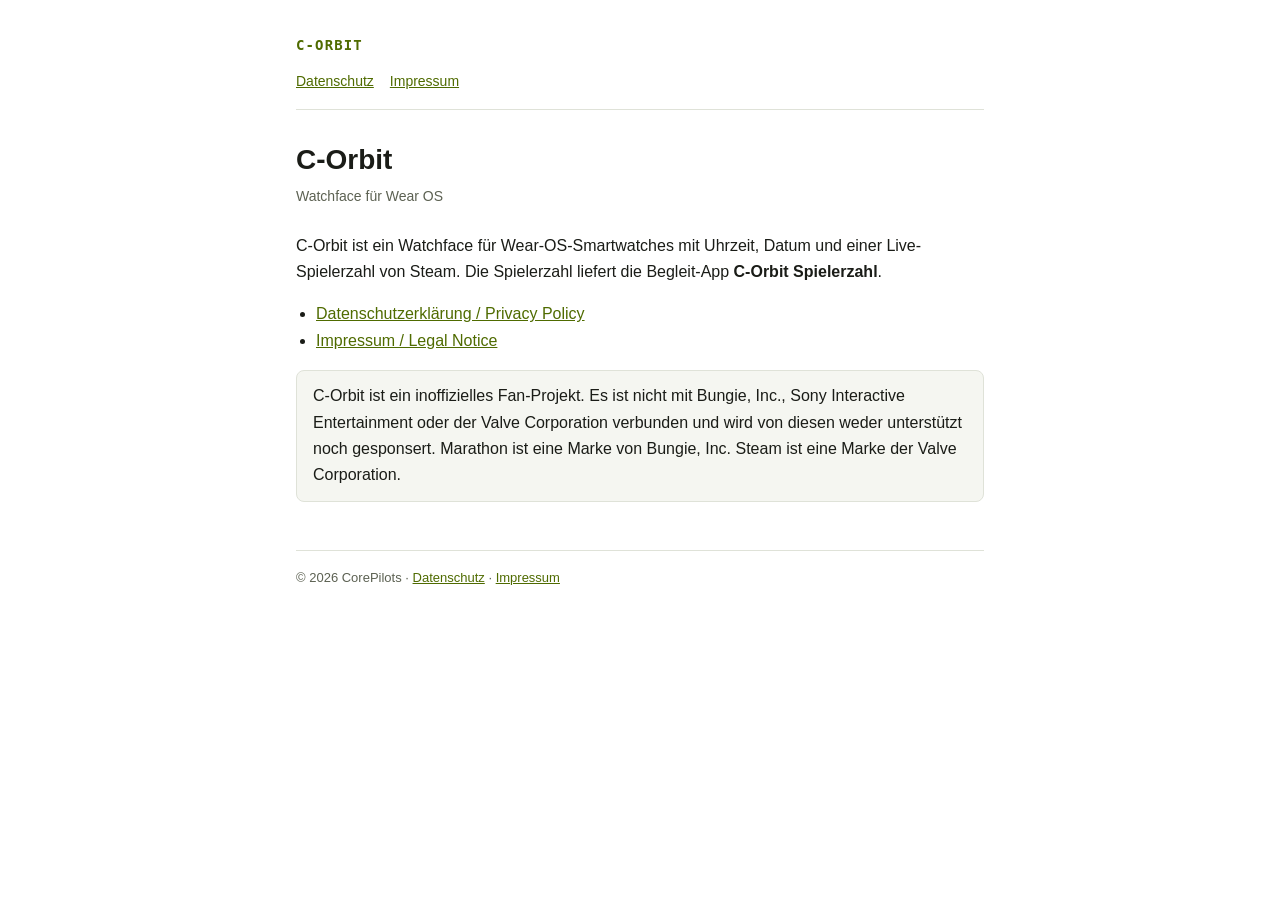
<file: index.html>
<!doctype html>
<html lang="de">
<head>
  <meta charset="utf-8">
  <meta name="viewport" content="width=device-width, initial-scale=1">
  <title>C-Orbit</title>
  <meta name="description" content="C-Orbit – Watchface für Wear OS. Datenschutzerklärung und Impressum.">
  <link rel="stylesheet" href="style.css">
</head>
<body>
<main>
  <header>
    <a class="brand" href="./">C-ORBIT</a>
    <nav><a href="datenschutz/">Datenschutz</a><a href="impressum/">Impressum</a></nav>
  </header>

  <h1>C-Orbit</h1>
  <p class="meta">Watchface für Wear OS</p>

  <p>C-Orbit ist ein Watchface für Wear-OS-Smartwatches mit Uhrzeit, Datum und einer Live-Spielerzahl von Steam.
     Die Spielerzahl liefert die Begleit-App <strong>C-Orbit Spielerzahl</strong>.</p>

  <ul>
    <li><a href="datenschutz/">Datenschutzerklärung / Privacy Policy</a></li>
    <li><a href="impressum/">Impressum / Legal Notice</a></li>
  </ul>

  <p class="note">C-Orbit ist ein inoffizielles Fan-Projekt. Es ist nicht mit Bungie, Inc., Sony Interactive Entertainment
     oder der Valve Corporation verbunden und wird von diesen weder unterstützt noch gesponsert.
     Marathon ist eine Marke von Bungie, Inc. Steam ist eine Marke der Valve Corporation.</p>

  <footer>© 2026 CorePilots · <a href="datenschutz/">Datenschutz</a> · <a href="impressum/">Impressum</a></footer>
</main>
</body>
</html>
</file>
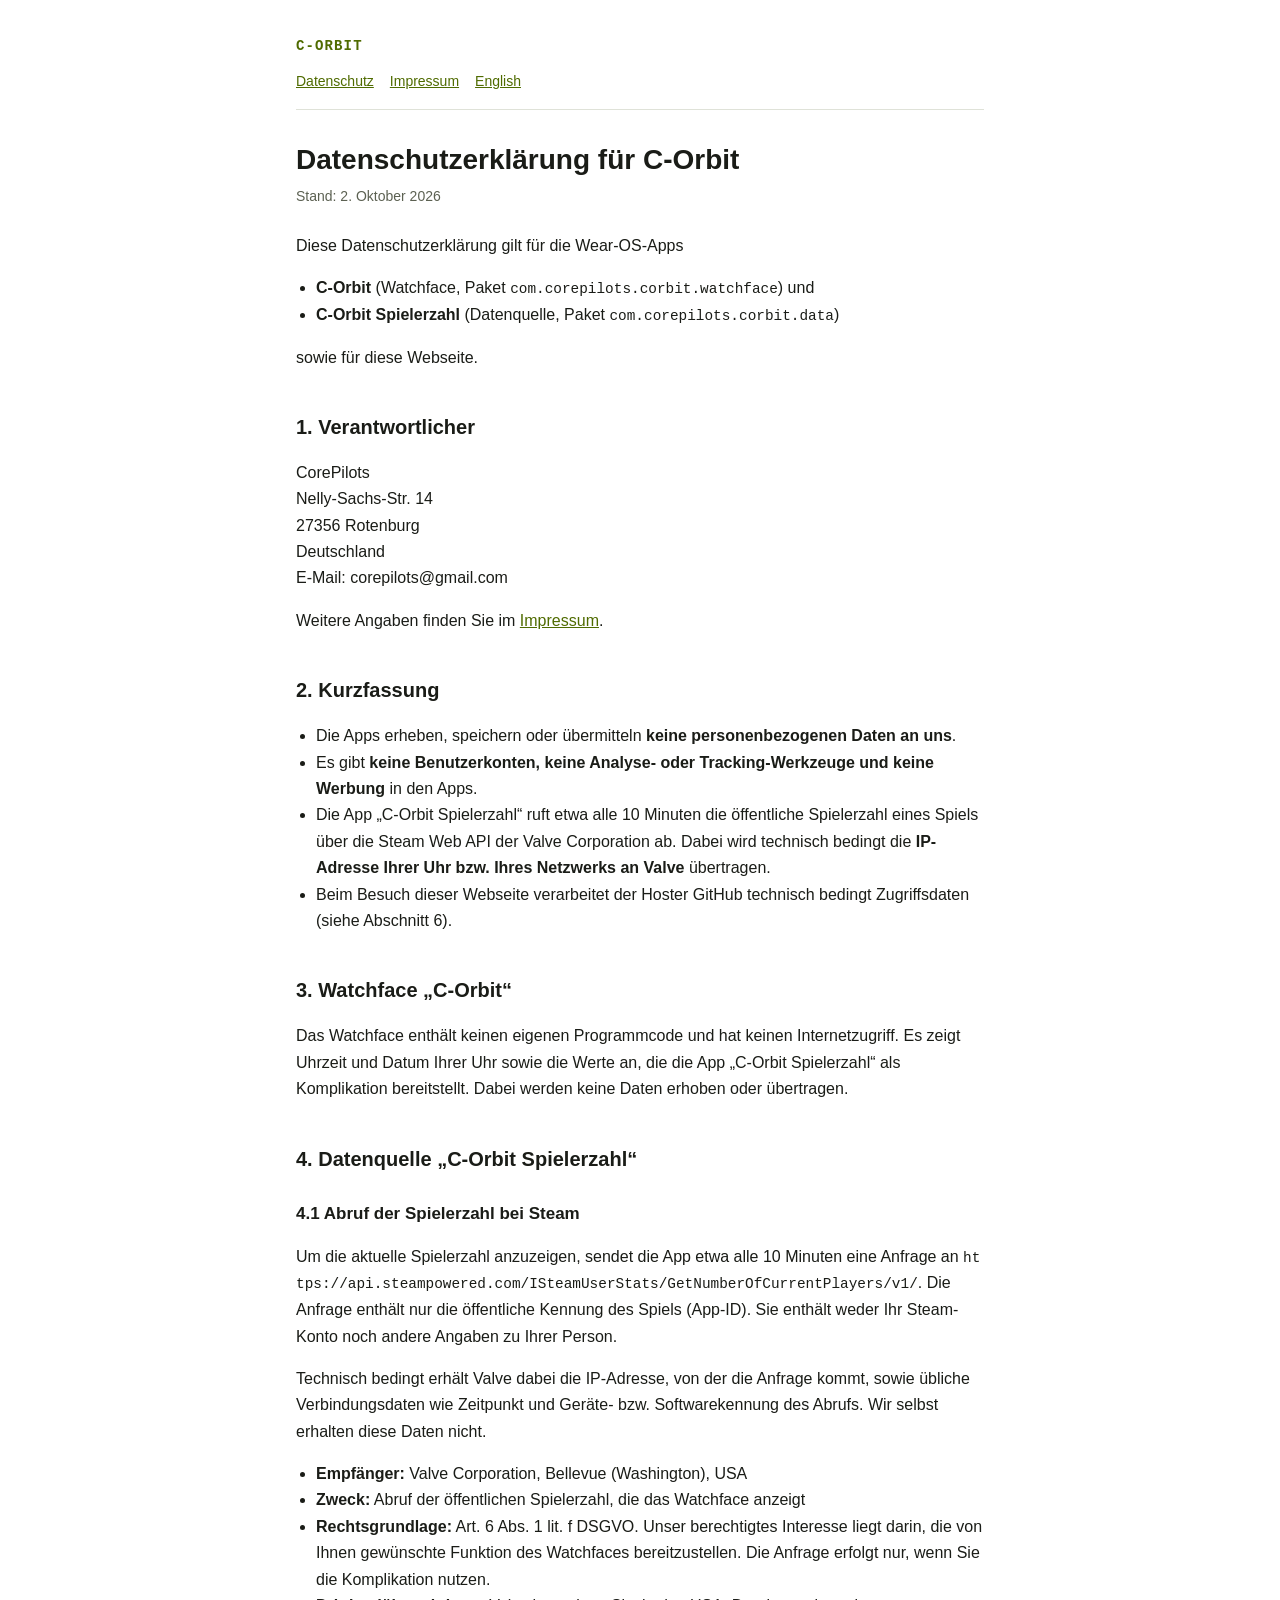
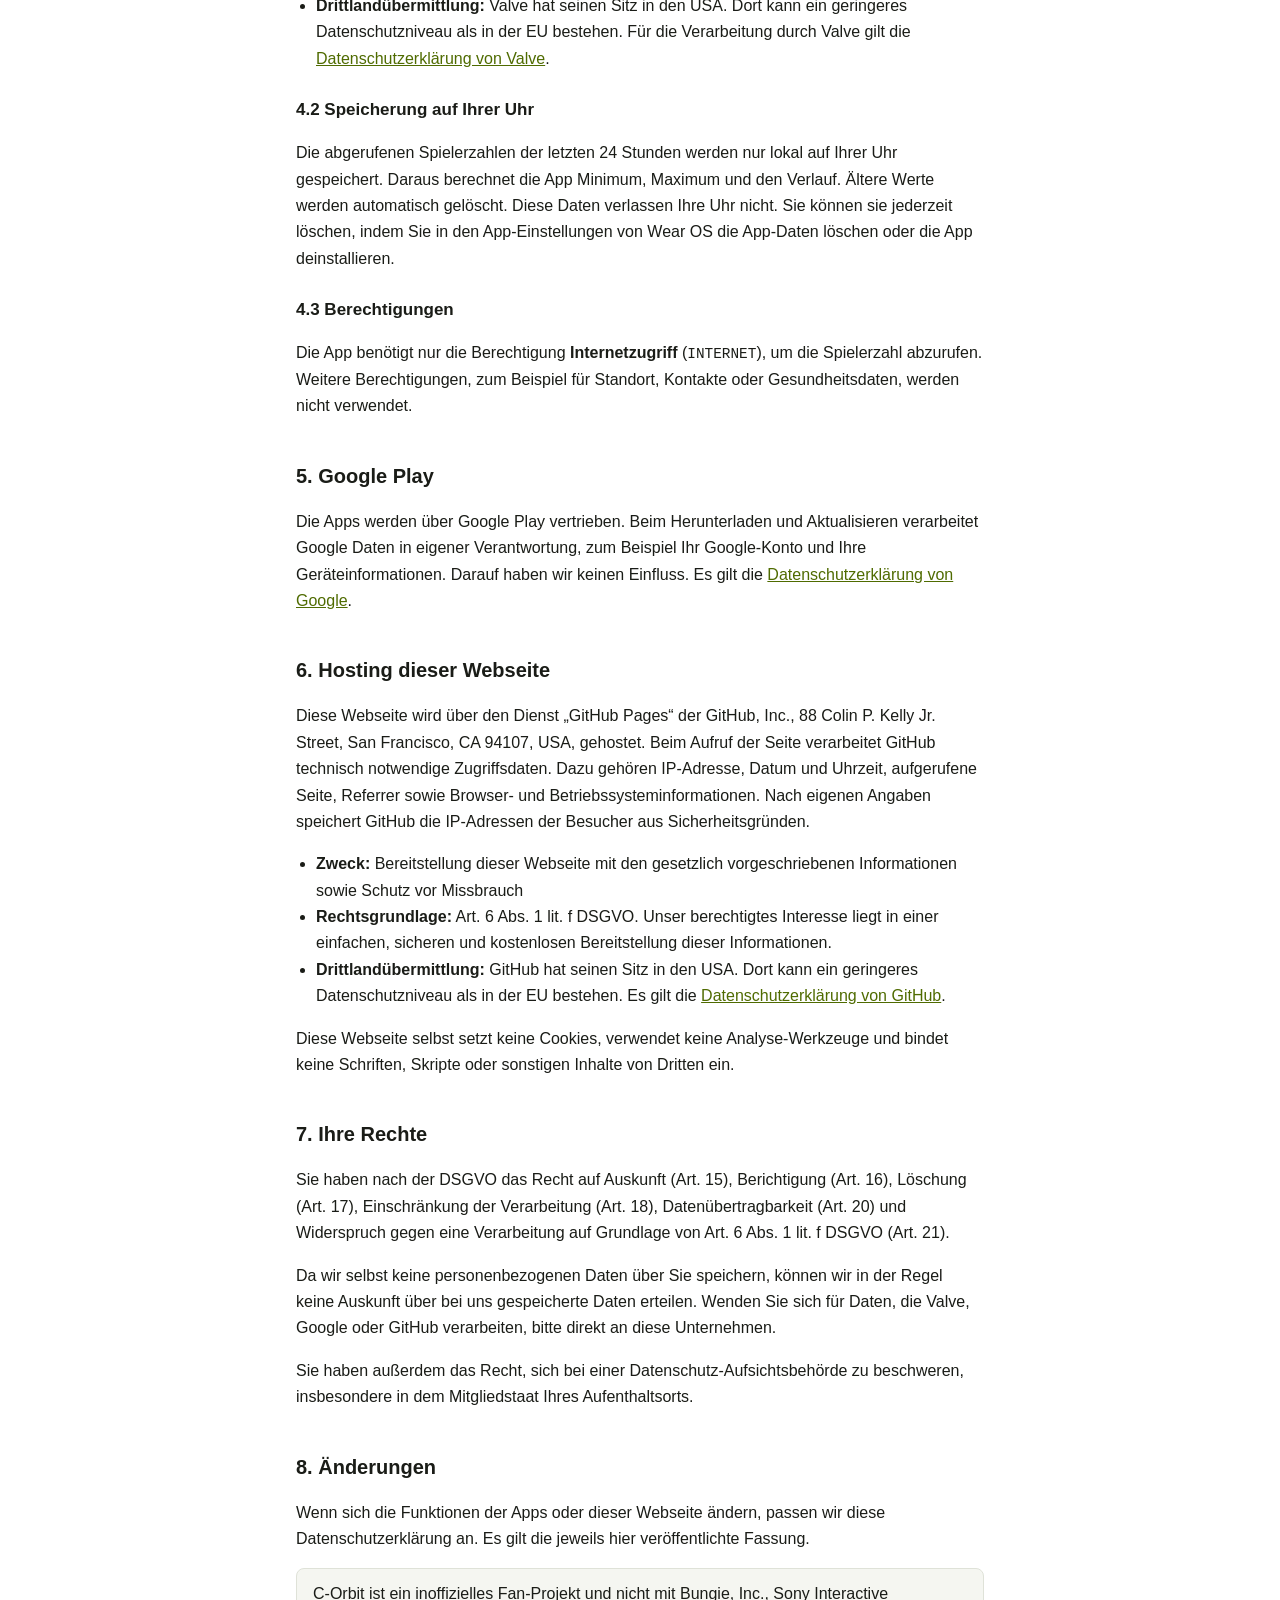
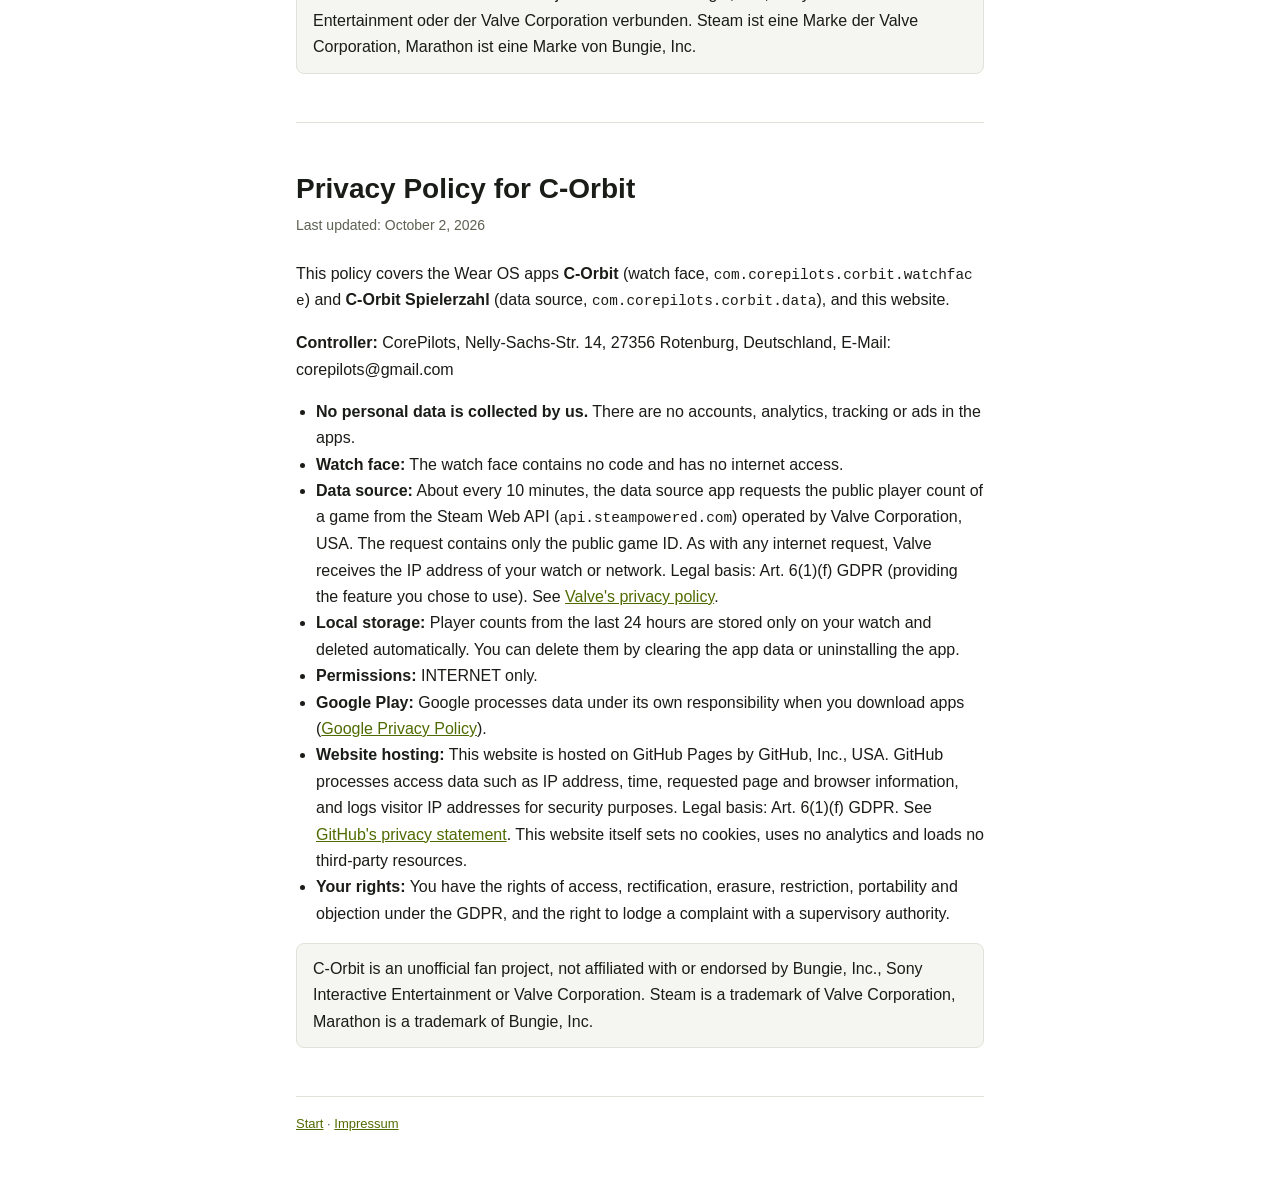
<file: datenschutz/index.html>
<!doctype html>
<html lang="de">
<head>
  <meta charset="utf-8">
  <meta name="viewport" content="width=device-width, initial-scale=1">
  <title>Datenschutzerklärung – C-Orbit</title>
  <meta name="description" content="Datenschutzerklärung für das Wear-OS-Watchface C-Orbit und die App C-Orbit Spielerzahl.">
  <link rel="stylesheet" href="../style.css">
</head>
<body>
<main>
  <header>
    <a class="brand" href="../">C-ORBIT</a>
    <nav><a href="../datenschutz/">Datenschutz</a><a href="../impressum/">Impressum</a><a href="#english">English</a></nav>
  </header>

  <h1>Datenschutzerklärung für C-Orbit</h1>
  <p class="meta">Stand: 2. Oktober 2026</p>

  <p>Diese Datenschutzerklärung gilt für die Wear-OS-Apps</p>
  <ul>
    <li><strong>C-Orbit</strong> (Watchface, Paket <code>com.corepilots.corbit.watchface</code>) und</li>
    <li><strong>C-Orbit Spielerzahl</strong> (Datenquelle, Paket <code>com.corepilots.corbit.data</code>)</li>
  </ul>
  <p>sowie für diese Webseite.</p>

  <h2>1. Verantwortlicher</h2>
  <p>
    CorePilots<br>
    Nelly-Sachs-Str. 14<br>
    27356 Rotenburg<br>
    Deutschland<br>
    E-Mail: corepilots@gmail.com
  </p>
  <p>Weitere Angaben finden Sie im <a href="../impressum/">Impressum</a>.</p>

  <h2>2. Kurzfassung</h2>
  <ul>
    <li>Die Apps erheben, speichern oder übermitteln <strong>keine personenbezogenen Daten an uns</strong>.</li>
    <li>Es gibt <strong>keine Benutzerkonten, keine Analyse- oder Tracking-Werkzeuge und keine Werbung</strong> in den Apps.</li>
    <li>Die App „C-Orbit Spielerzahl“ ruft etwa alle 10 Minuten die öffentliche Spielerzahl eines Spiels über die Steam Web API der Valve Corporation ab. Dabei wird technisch bedingt die <strong>IP-Adresse Ihrer Uhr bzw. Ihres Netzwerks an Valve</strong> übertragen.</li>
    <li>Beim Besuch dieser Webseite verarbeitet der Hoster GitHub technisch bedingt Zugriffsdaten (siehe Abschnitt 6).</li>
  </ul>

  <h2>3. Watchface „C-Orbit“</h2>
  <p>Das Watchface enthält keinen eigenen Programmcode und hat keinen Internetzugriff. Es zeigt Uhrzeit und Datum Ihrer Uhr sowie die Werte an, die die App „C-Orbit Spielerzahl“ als Komplikation bereitstellt. Dabei werden keine Daten erhoben oder übertragen.</p>

  <h2>4. Datenquelle „C-Orbit Spielerzahl“</h2>

  <h3>4.1 Abruf der Spielerzahl bei Steam</h3>
  <p>Um die aktuelle Spielerzahl anzuzeigen, sendet die App etwa alle 10 Minuten eine Anfrage an
     <code>https://api.steampowered.com/ISteamUserStats/GetNumberOfCurrentPlayers/v1/</code>.
     Die Anfrage enthält nur die öffentliche Kennung des Spiels (App-ID). Sie enthält weder Ihr Steam-Konto noch andere Angaben zu Ihrer Person.</p>
  <p>Technisch bedingt erhält Valve dabei die IP-Adresse, von der die Anfrage kommt, sowie übliche Verbindungsdaten wie Zeitpunkt und Geräte- bzw. Softwarekennung des Abrufs. Wir selbst erhalten diese Daten nicht.</p>
  <ul>
    <li><strong>Empfänger:</strong> Valve Corporation, Bellevue (Washington), USA</li>
    <li><strong>Zweck:</strong> Abruf der öffentlichen Spielerzahl, die das Watchface anzeigt</li>
    <li><strong>Rechtsgrundlage:</strong> Art. 6 Abs. 1 lit. f DSGVO. Unser berechtigtes Interesse liegt darin, die von Ihnen gewünschte Funktion des Watchfaces bereitzustellen. Die Anfrage erfolgt nur, wenn Sie die Komplikation nutzen.</li>
    <li><strong>Drittlandübermittlung:</strong> Valve hat seinen Sitz in den USA. Dort kann ein geringeres Datenschutzniveau als in der EU bestehen. Für die Verarbeitung durch Valve gilt die <a href="https://store.steampowered.com/privacy_agreement/">Datenschutzerklärung von Valve</a>.</li>
  </ul>

  <h3>4.2 Speicherung auf Ihrer Uhr</h3>
  <p>Die abgerufenen Spielerzahlen der letzten 24 Stunden werden nur lokal auf Ihrer Uhr gespeichert. Daraus berechnet die App Minimum, Maximum und den Verlauf. Ältere Werte werden automatisch gelöscht. Diese Daten verlassen Ihre Uhr nicht. Sie können sie jederzeit löschen, indem Sie in den App-Einstellungen von Wear OS die App-Daten löschen oder die App deinstallieren.</p>

  <h3>4.3 Berechtigungen</h3>
  <p>Die App benötigt nur die Berechtigung <strong>Internetzugriff</strong> (<code>INTERNET</code>), um die Spielerzahl abzurufen. Weitere Berechtigungen, zum Beispiel für Standort, Kontakte oder Gesundheitsdaten, werden nicht verwendet.</p>

  <h2>5. Google Play</h2>
  <p>Die Apps werden über Google Play vertrieben. Beim Herunterladen und Aktualisieren verarbeitet Google Daten in eigener Verantwortung, zum Beispiel Ihr Google-Konto und Ihre Geräteinformationen. Darauf haben wir keinen Einfluss. Es gilt die <a href="https://policies.google.com/privacy">Datenschutzerklärung von Google</a>.</p>

  <h2>6. Hosting dieser Webseite</h2>
  <p>Diese Webseite wird über den Dienst „GitHub Pages“ der GitHub, Inc., 88 Colin P. Kelly Jr. Street, San Francisco, CA 94107, USA, gehostet. Beim Aufruf der Seite verarbeitet GitHub technisch notwendige Zugriffsdaten. Dazu gehören IP-Adresse, Datum und Uhrzeit, aufgerufene Seite, Referrer sowie Browser- und Betriebssysteminformationen. Nach eigenen Angaben speichert GitHub die IP-Adressen der Besucher aus Sicherheitsgründen.</p>
  <ul>
    <li><strong>Zweck:</strong> Bereitstellung dieser Webseite mit den gesetzlich vorgeschriebenen Informationen sowie Schutz vor Missbrauch</li>
    <li><strong>Rechtsgrundlage:</strong> Art. 6 Abs. 1 lit. f DSGVO. Unser berechtigtes Interesse liegt in einer einfachen, sicheren und kostenlosen Bereitstellung dieser Informationen.</li>
    <li><strong>Drittlandübermittlung:</strong> GitHub hat seinen Sitz in den USA. Dort kann ein geringeres Datenschutzniveau als in der EU bestehen. Es gilt die <a href="https://docs.github.com/de/site-policy/privacy-policies/github-general-privacy-statement">Datenschutzerklärung von GitHub</a>.</li>
  </ul>
  <p>Diese Webseite selbst setzt keine Cookies, verwendet keine Analyse-Werkzeuge und bindet keine Schriften, Skripte oder sonstigen Inhalte von Dritten ein.</p>

  <h2>7. Ihre Rechte</h2>
  <p>Sie haben nach der DSGVO das Recht auf Auskunft (Art. 15), Berichtigung (Art. 16), Löschung (Art. 17), Einschränkung der Verarbeitung (Art. 18), Datenübertragbarkeit (Art. 20) und Widerspruch gegen eine Verarbeitung auf Grundlage von Art. 6 Abs. 1 lit. f DSGVO (Art. 21).</p>
  <p>Da wir selbst keine personenbezogenen Daten über Sie speichern, können wir in der Regel keine Auskunft über bei uns gespeicherte Daten erteilen. Wenden Sie sich für Daten, die Valve, Google oder GitHub verarbeiten, bitte direkt an diese Unternehmen.</p>
  <p>Sie haben außerdem das Recht, sich bei einer Datenschutz-Aufsichtsbehörde zu beschweren, insbesondere in dem Mitgliedstaat Ihres Aufenthaltsorts.</p>

  <h2>8. Änderungen</h2>
  <p>Wenn sich die Funktionen der Apps oder dieser Webseite ändern, passen wir diese Datenschutzerklärung an. Es gilt die jeweils hier veröffentlichte Fassung.</p>

  <p class="note">C-Orbit ist ein inoffizielles Fan-Projekt und nicht mit Bungie, Inc., Sony Interactive Entertainment oder der Valve Corporation verbunden. Steam ist eine Marke der Valve Corporation, Marathon ist eine Marke von Bungie, Inc.</p>

  <hr>

  <section id="english" lang="en">
    <h1>Privacy Policy for C-Orbit</h1>
    <p class="meta">Last updated: October 2, 2026</p>

    <p>This policy covers the Wear OS apps <strong>C-Orbit</strong> (watch face, <code>com.corepilots.corbit.watchface</code>) and <strong>C-Orbit Spielerzahl</strong> (data source, <code>com.corepilots.corbit.data</code>), and this website.</p>

    <p><strong>Controller:</strong> CorePilots, Nelly-Sachs-Str. 14, 27356 Rotenburg, Deutschland, E-Mail: corepilots@gmail.com</p>

    <ul>
      <li><strong>No personal data is collected by us.</strong> There are no accounts, analytics, tracking or ads in the apps.</li>
      <li><strong>Watch face:</strong> The watch face contains no code and has no internet access.</li>
      <li><strong>Data source:</strong> About every 10 minutes, the data source app requests the public player count of a game from the Steam Web API (<code>api.steampowered.com</code>) operated by Valve Corporation, USA. The request contains only the public game ID. As with any internet request, Valve receives the IP address of your watch or network. Legal basis: Art. 6(1)(f) GDPR (providing the feature you chose to use). See <a href="https://store.steampowered.com/privacy_agreement/">Valve's privacy policy</a>.</li>
      <li><strong>Local storage:</strong> Player counts from the last 24 hours are stored only on your watch and deleted automatically. You can delete them by clearing the app data or uninstalling the app.</li>
      <li><strong>Permissions:</strong> INTERNET only.</li>
      <li><strong>Google Play:</strong> Google processes data under its own responsibility when you download apps (<a href="https://policies.google.com/privacy">Google Privacy Policy</a>).</li>
      <li><strong>Website hosting:</strong> This website is hosted on GitHub Pages by GitHub, Inc., USA. GitHub processes access data such as IP address, time, requested page and browser information, and logs visitor IP addresses for security purposes. Legal basis: Art. 6(1)(f) GDPR. See <a href="https://docs.github.com/en/site-policy/privacy-policies/github-general-privacy-statement">GitHub's privacy statement</a>. This website itself sets no cookies, uses no analytics and loads no third-party resources.</li>
      <li><strong>Your rights:</strong> You have the rights of access, rectification, erasure, restriction, portability and objection under the GDPR, and the right to lodge a complaint with a supervisory authority.</li>
    </ul>

    <p class="note">C-Orbit is an unofficial fan project, not affiliated with or endorsed by Bungie, Inc., Sony Interactive Entertainment or Valve Corporation. Steam is a trademark of Valve Corporation, Marathon is a trademark of Bungie, Inc.</p>
  </section>

  <footer><a href="../">Start</a> · <a href="../impressum/">Impressum</a></footer>
</main>
</body>
</html>
</file>
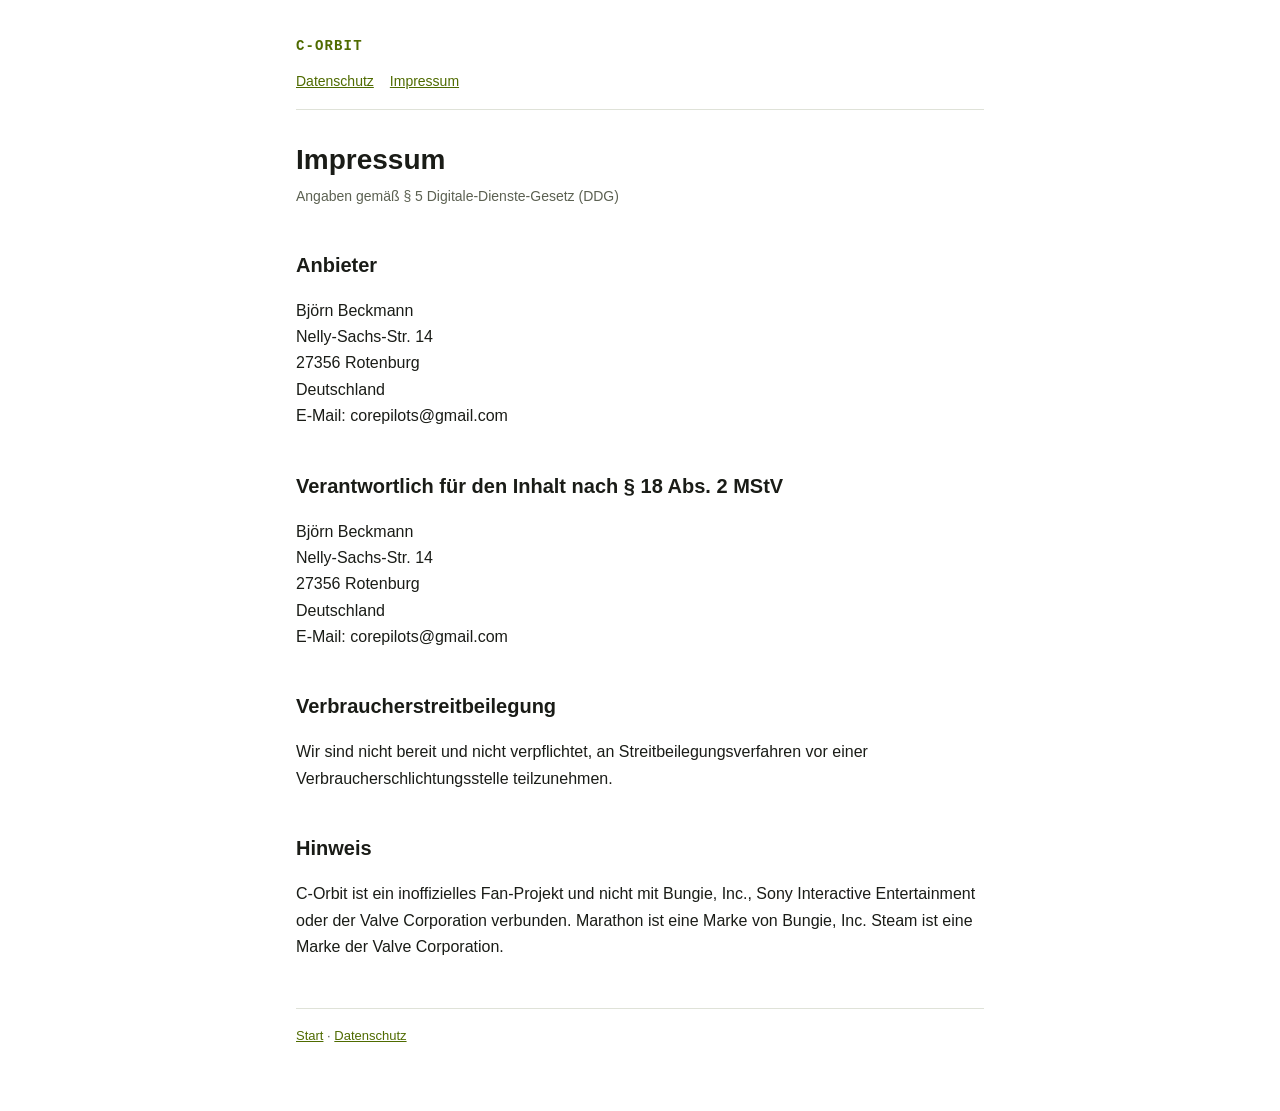
<file: impressum/index.html>
<!doctype html>
<html lang="de">
<head>
  <meta charset="utf-8">
  <meta name="viewport" content="width=device-width, initial-scale=1">
  <title>Impressum – C-Orbit</title>
  <link rel="stylesheet" href="../style.css">
</head>
<body>
<main>
  <header>
    <a class="brand" href="../">C-ORBIT</a>
    <nav><a href="../datenschutz/">Datenschutz</a><a href="../impressum/">Impressum</a></nav>
  </header>

  <h1>Impressum</h1>
  <p class="meta">Angaben gemäß § 5 Digitale-Dienste-Gesetz (DDG)</p>

  <h2>Anbieter</h2>
  <p>
    Björn Beckmann<br>
      Nelly-Sachs-Str. 14<br>
      27356 Rotenburg<br>
      Deutschland<br>
      E-Mail: corepilots@gmail.com
  </p>

  <h2>Verantwortlich für den Inhalt nach § 18 Abs. 2 MStV</h2>
  <p>
      Björn Beckmann<br>
      Nelly-Sachs-Str. 14<br>
      27356 Rotenburg<br>
      Deutschland<br>
      E-Mail: corepilots@gmail.com
  </p>

  <h2>Verbraucherstreitbeilegung</h2>
  <p>Wir sind nicht bereit und nicht verpflichtet, an Streitbeilegungsverfahren vor einer Verbraucherschlichtungsstelle teilzunehmen.</p>

  <h2>Hinweis</h2>
  <p>C-Orbit ist ein inoffizielles Fan-Projekt und nicht mit Bungie, Inc., Sony Interactive Entertainment oder der
     Valve Corporation verbunden. Marathon ist eine Marke von Bungie, Inc. Steam ist eine Marke der Valve Corporation.</p>

  <footer><a href="../">Start</a> · <a href="../datenschutz/">Datenschutz</a></footer>
</main>
</body>
</html>
</file>
<file: style.css>
:root {
  --bg: #ffffff;
  --text: #1a1c17;
  --muted: #5c6152;
  --border: #dfe2d8;
  --accent: #4f6b00;
  --surface: #f5f6f1;
}

@media (prefers-color-scheme: dark) {
  :root {
    --bg: #000000;
    --text: #ecece2;
    --muted: #9ca08f;
    --border: #2a2e22;
    --accent: #c8ff00;
    --surface: #0e100c;
  }
}

* { box-sizing: border-box; }

body {
  margin: 0;
  background: var(--bg);
  color: var(--text);
  font: 16px/1.65 -apple-system, BlinkMacSystemFont, "Segoe UI", Roboto, Helvetica, Arial, sans-serif;
}

main {
  max-width: 720px;
  margin: 0 auto;
  padding: 32px 16px 64px;
}

header {
  border-bottom: 1px solid var(--border);
  margin-bottom: 32px;
  padding-bottom: 16px;
}

.brand {
  font: 600 14px/1 ui-monospace, SFMono-Regular, Menlo, monospace;
  letter-spacing: 0.08em;
  color: var(--accent);
  text-decoration: none;
}

nav { margin-top: 12px; font-size: 14px; }
nav a { margin-right: 16px; }

h1 { font-size: 28px; line-height: 1.25; margin: 0 0 8px; }
h2 { font-size: 20px; margin: 40px 0 8px; }
h3 { font-size: 17px; margin: 24px 0 8px; }

a { color: var(--accent); }
.meta { color: var(--muted); font-size: 14px; margin: 0 0 24px; }

.note {
  background: var(--surface);
  border: 1px solid var(--border);
  border-radius: 8px;
  padding: 12px 16px;
}

.placeholder {
  background: #fff3b0;
  color: #5a4600;
  padding: 0 4px;
  border-radius: 3px;
}

code { font-family: ui-monospace, SFMono-Regular, Menlo, monospace; font-size: 0.9em; word-break: break-all; }

ul { padding-left: 20px; }

footer {
  border-top: 1px solid var(--border);
  margin-top: 48px;
  padding-top: 16px;
  color: var(--muted);
  font-size: 13px;
}

hr { border: 0; border-top: 1px solid var(--border); margin: 48px 0; }
</file>
